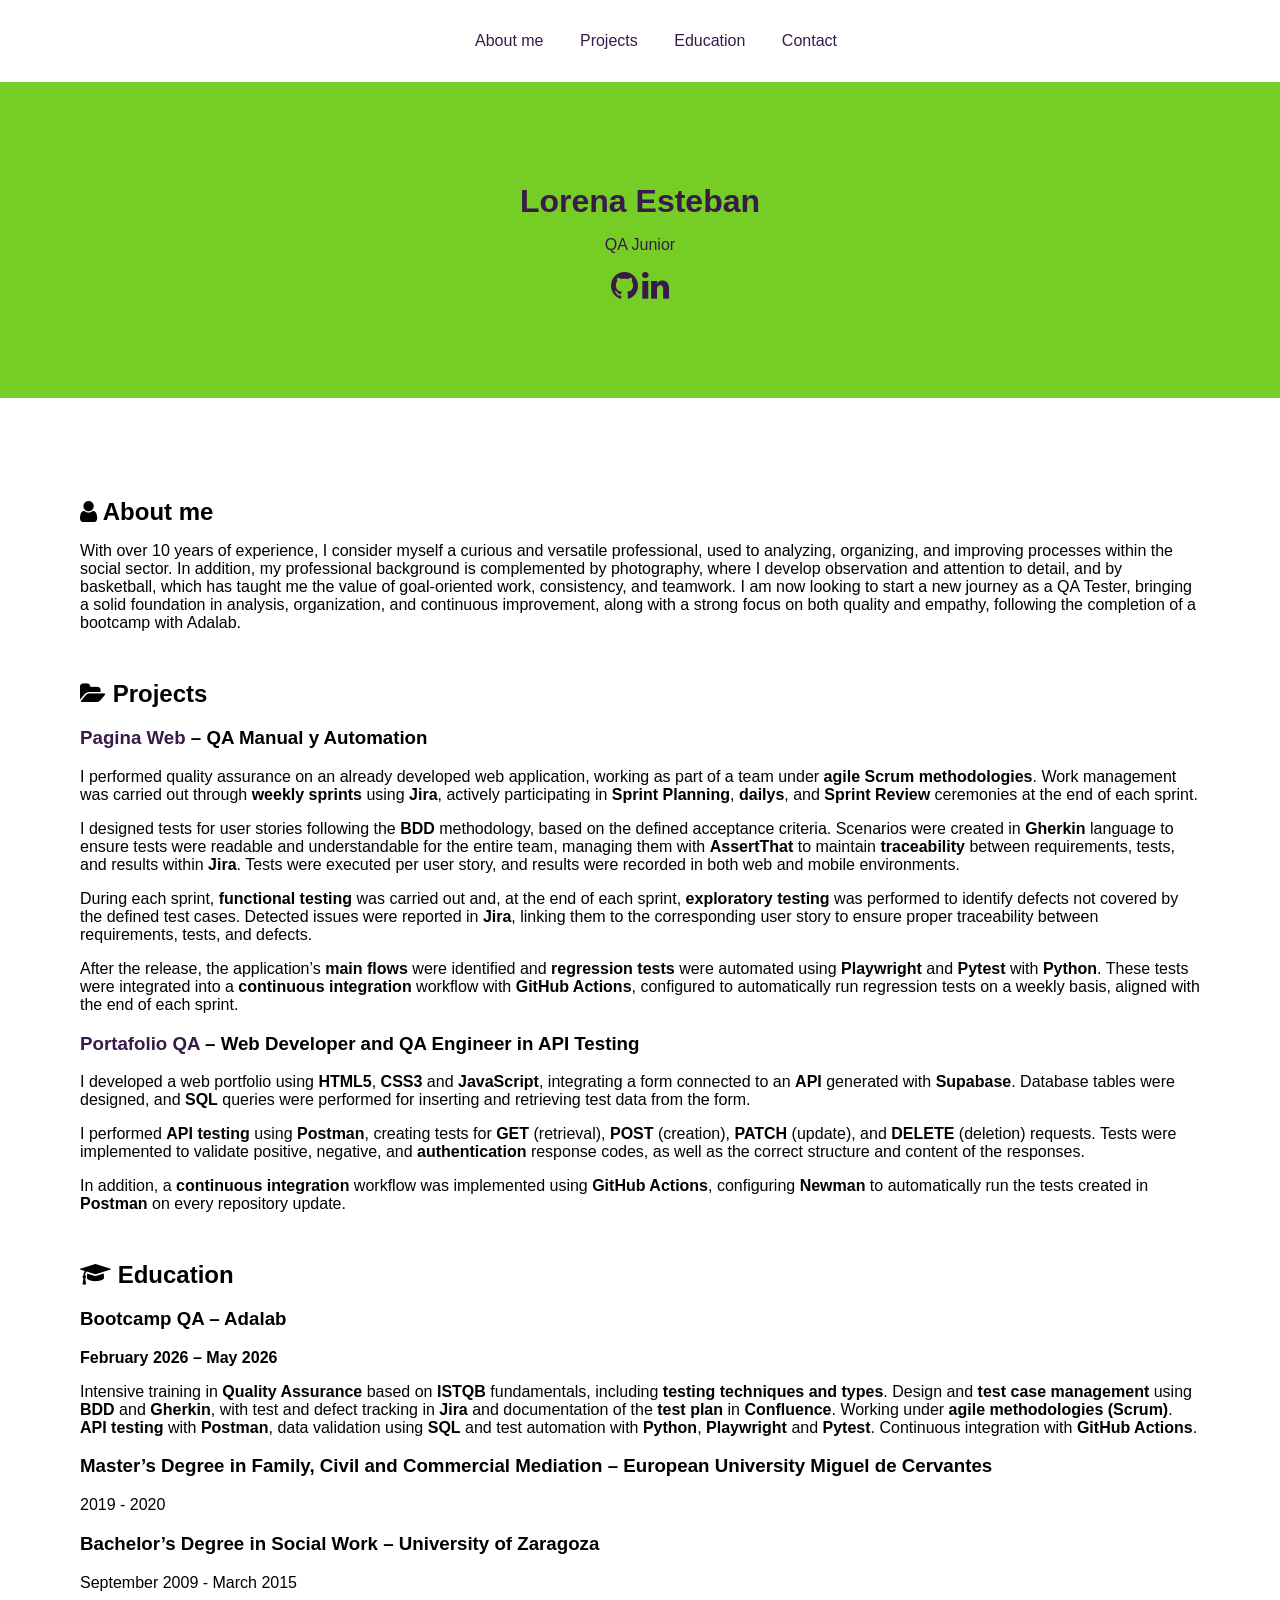
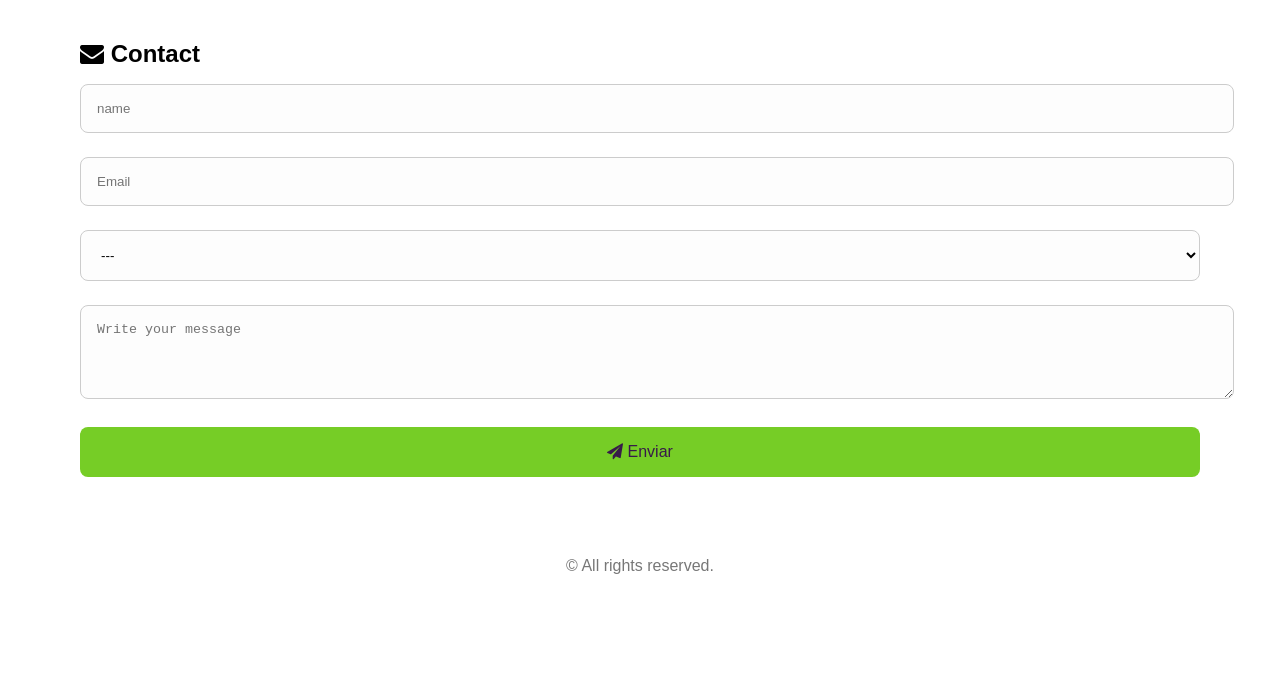
<file: index.html>
<!DOCTYPE html>
<html lang="es">

<head>
  <meta charset="UTF-8" />
  <meta name="viewport" content="width=device-width, initial-scale=1.0" />
  <meta name="description" content="Portfolio Lorena Esteban QA" />
  <meta name="author" content="Lorena Esteban" />
  <title>Lorena Esteban - Portfolio</title>
  <link href="style.css" rel="stylesheet" />
  <!-- Importar Font Awesome para los iconos -->
  <link rel="stylesheet" href="https://cdnjs.cloudflare.com/ajax/libs/font-awesome/4.7.0/css/font-awesome.min.css" />
</head>

<body>
        <!-- Menú de navegación -->
  <nav>
      <ul>
        <li><a id="menusobremi" href="#aboutme">About me</a></li>
        <li><a id="menuproyectos" href="#projects">Projects</a></li>
        <li><a id="menueducacion" href="#education">Education</a></li>
        <li><a id="menucontacto" href="#contact">Contact</a></li>
      </ul>
    </nav>
  <header>
    <h1 id="minombre">Lorena Esteban</h1>
    <p id="titulo">QA Junior</p>
    <p>
      <a id="linkgithub" href="https://github.com/lmes4" title="GitHub"
        class="fa fa-github fa-2x" aria-label="GitHub"></a>
      <a id="linklinkedin" href="https://www.linkedin.com/in/lorsimarro/" title="LinkedIn"
        class="fa fa-linkedin fa-2x" aria-label="LinkedIn"></a>
    </p>
  </header>
  <main>
    <section id="aboutme">
      <h2 id="titulosobremi">
        <i class="fa fa-user"></i> About me
      </h2>
<p>
  With over 10 years of experience, I consider myself a curious and versatile professional, used to analyzing, organizing, and improving processes within the social sector.
  
  In addition, my professional background is complemented by photography, where I develop observation and attention to detail, and by basketball, which has taught me the value of goal-oriented work, consistency, and teamwork.
  
  I am now looking to start a new journey as a QA Tester, bringing a solid foundation in analysis, organization, and continuous improvement, along with a strong focus on both quality and empathy, following the completion of a bootcamp with Adalab.
</p>

    </section>

    <section id="projects">
      <h2 id="tituloproyectos">
        <i class="fa fa-folder-open"></i> Projects
      </h2>

      <h3>
        <a id="linkproyectoapi" href="https://adalabequipo4.atlassian.net/wiki/spaces/E4QA/pages/229377/Plan+de+pruebas+-+Vida+verde" target="_blank">Pagina Web</a>
        – QA Manual y Automation
      </h3>
      <p>
  I performed quality assurance on an already developed web application, working as part of a team under
  <strong>agile Scrum methodologies</strong>. Work management was carried out through
  <strong>weekly sprints</strong> using <strong>Jira</strong>, actively participating in <strong>Sprint
  Planning</strong>, <strong>dailys</strong>, and <strong>Sprint Review</strong> ceremonies at the end
  of each sprint.
      </p>
</p>

<p>
  I designed tests for user stories following the <strong>BDD</strong> methodology, based on the defined acceptance criteria. Scenarios were created in <strong>Gherkin</strong> language to ensure tests were
  readable and understandable for the entire team, managing them with <strong>AssertThat</strong> to
  maintain <strong>traceability</strong> between requirements, tests, and results within
  <strong>Jira</strong>. Tests were executed per user story, and results were recorded in both web and
  mobile environments.
</p>

<p>
  During each sprint, <strong>functional testing</strong> was carried out and, at the end of each sprint,
 <strong>exploratory testing</strong> was performed to identify defects not covered by the defined test
  cases. Detected issues were reported in <strong>Jira</strong>, linking them to the corresponding user
  story to ensure proper traceability between requirements, tests, and defects.
</p>

<p>
  After the release, the application’s <strong>main flows</strong> were identified and <strong>regression
  tests</strong> were automated using <strong>Playwright</strong> and <strong>Pytest</strong> with
  <strong>Python</strong>. These tests were integrated into a <strong>continuous integration</strong>
 workflow with <strong>GitHub Actions</strong>, configured to automatically run regression tests on a
 weekly basis, aligned with the end of each sprint.
</p>
      <h3>
        <a id="linkproyectoportafolio" href="https://github.com/lmes4/Portafolio-QA">Portafolio QA</a>
        – Web Developer and QA Engineer in API Testing
      </h3>
     <p>
  I developed a web portfolio using <strong>HTML5</strong>, <strong>CSS3</strong> and
  <strong>JavaScript</strong>, integrating a form connected to an <strong>API</strong> generated with
  <strong>Supabase</strong>. Database tables were designed, and <strong>SQL</strong> queries were
  performed for inserting and retrieving test data from the form.
    </p>
</p>

<p>
  I performed <strong>API testing</strong> using <strong>Postman</strong>, creating tests for
  <strong>GET</strong> (retrieval), <strong>POST</strong> (creation), <strong>PATCH</strong> (update),
  and <strong>DELETE</strong> (deletion) requests. Tests were implemented to validate positive, negative,
  and <strong>authentication</strong> response codes, as well as the correct structure and content of the
  responses.
</p>

<p>
  In addition, a <strong>continuous integration</strong> workflow was implemented using <strong>GitHub
  Actions</strong>, configuring <strong>Newman</strong> to automatically run the tests created in
  <strong>Postman</strong> on every repository update.
</p>
      
    </section>

    <section id="education">
      <h2 id="tituloeducacion">
        <i class="fa fa-graduation-cap"></i> Education
      </h2>

      <h3>Bootcamp QA – Adalab</h3>
<p><strong>February 2026 – May 2026</strong></p>
<p>
  Intensive training in <strong>Quality Assurance</strong> based on <strong>ISTQB</strong> fundamentals, including <strong>testing techniques and types</strong>. Design and <strong>test case management</strong> using <strong>BDD</strong> and <strong>Gherkin</strong>, with test and defect tracking in <strong>Jira</strong> and documentation of the <strong>test plan</strong> in <strong>Confluence</strong>. Working under <strong>agile methodologies (Scrum)</strong>. <strong>API testing</strong> with <strong>Postman</strong>, data validation using <strong>SQL</strong> and test automation with <strong>Python</strong>, <strong>Playwright</strong> and <strong>Pytest</strong>. Continuous integration with <strong>GitHub Actions</strong>.
</p>


      <h3>Master’s Degree in Family, Civil and Commercial Mediation – European University Miguel de Cervantes</h3>
      <p>2019 - 2020</p>

         <h3>Bachelor’s Degree in Social Work – University of Zaragoza</h3>
      <p>September 2009 - March 2015</p>
    </section>

<section id="contact">
  <h2 id="titulocontacto">
    <i class="fa fa-envelope"></i> Contact
  </h2>
  <form id="contactForm" onsubmit="return enviarFormulario(event)">
    <input id="name" type="text" placeholder="name" />
    <input id="email" type="email" placeholder="Email"required
    />
    <select id="subject" required>
      <option value="">---</option>
      <option value="info">Information</option>
      <option value="job">Job Offer</option>
      <option value="other">Other</option>
    </select>
    <textarea 
      id="message" rows="4" placeholder="Write your message" required maxlength="500"
    ></textarea>
    <button id="send" type="submit">
      <i class="fa fa-paper-plane"></i> Enviar
    </button>
  </form>

  <p id="formMessage"></p>
</section>


  <footer>
    <p>&copy; All rights reserved.</p>
  </footer>
</body>
<script src="script.js" defer></script>
</html>
</file>
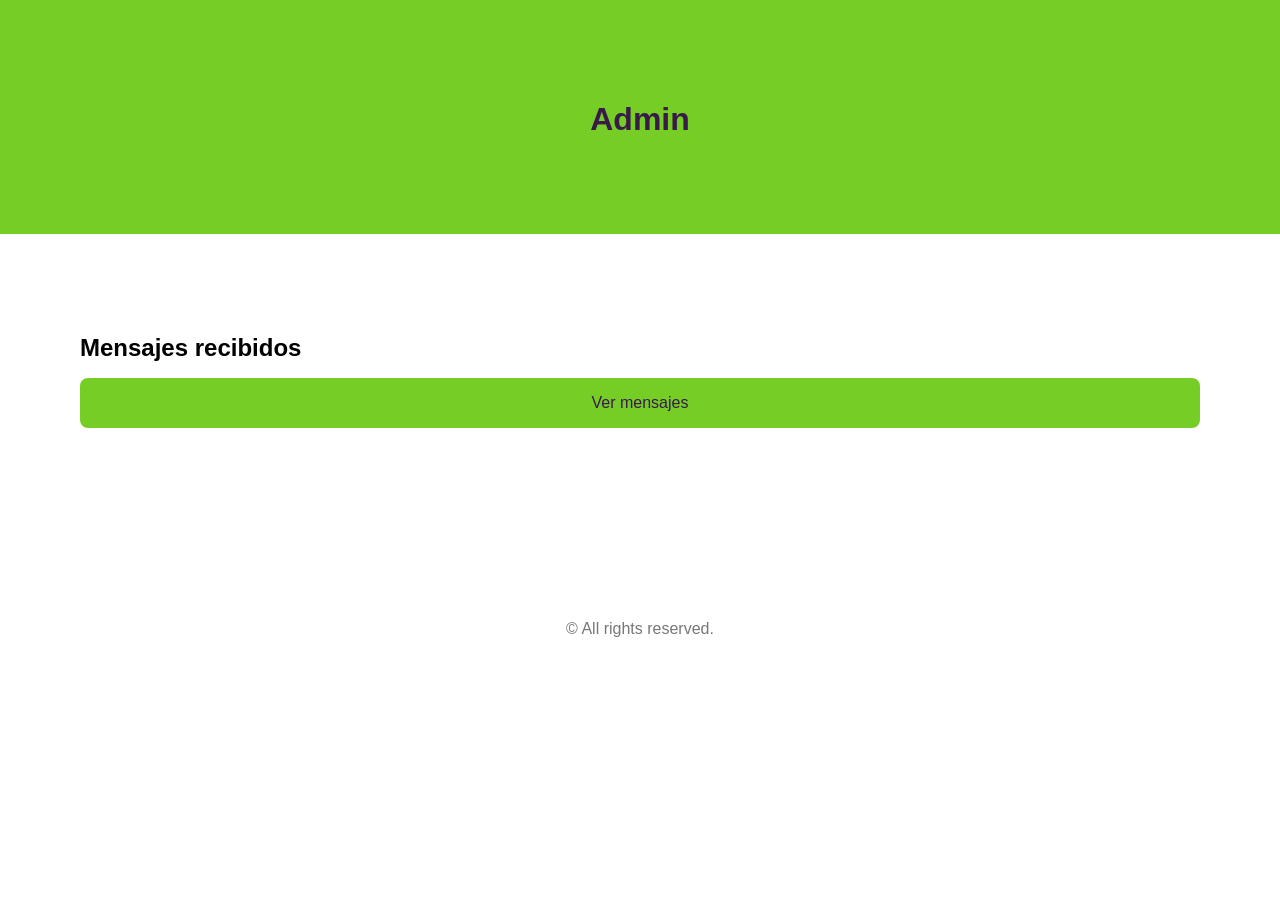
<file: admin.html>
<!DOCTYPE html>
<html lang="es">
<head>
  <meta charset="UTF-8">
  <title>Admin - Mensajes</title>
  <link rel="stylesheet" href="style.css">
</head>
<body>

<header>
  <h1>Admin</h1>
</header>

<main>
  <section id="admin">
    <h2>Mensajes recibidos</h2>
    <button id="verMensajes" onclick="mostrarDatos()">Ver mensajes</button>

    <table id="formsTable">

    </table>

    <p id="status"></p>
  </section>
</main>

<footer>
    <p>&copy; All rights reserved.</p>
</footer>

<script src="script.js"></script>

</body>
</html>
</file>
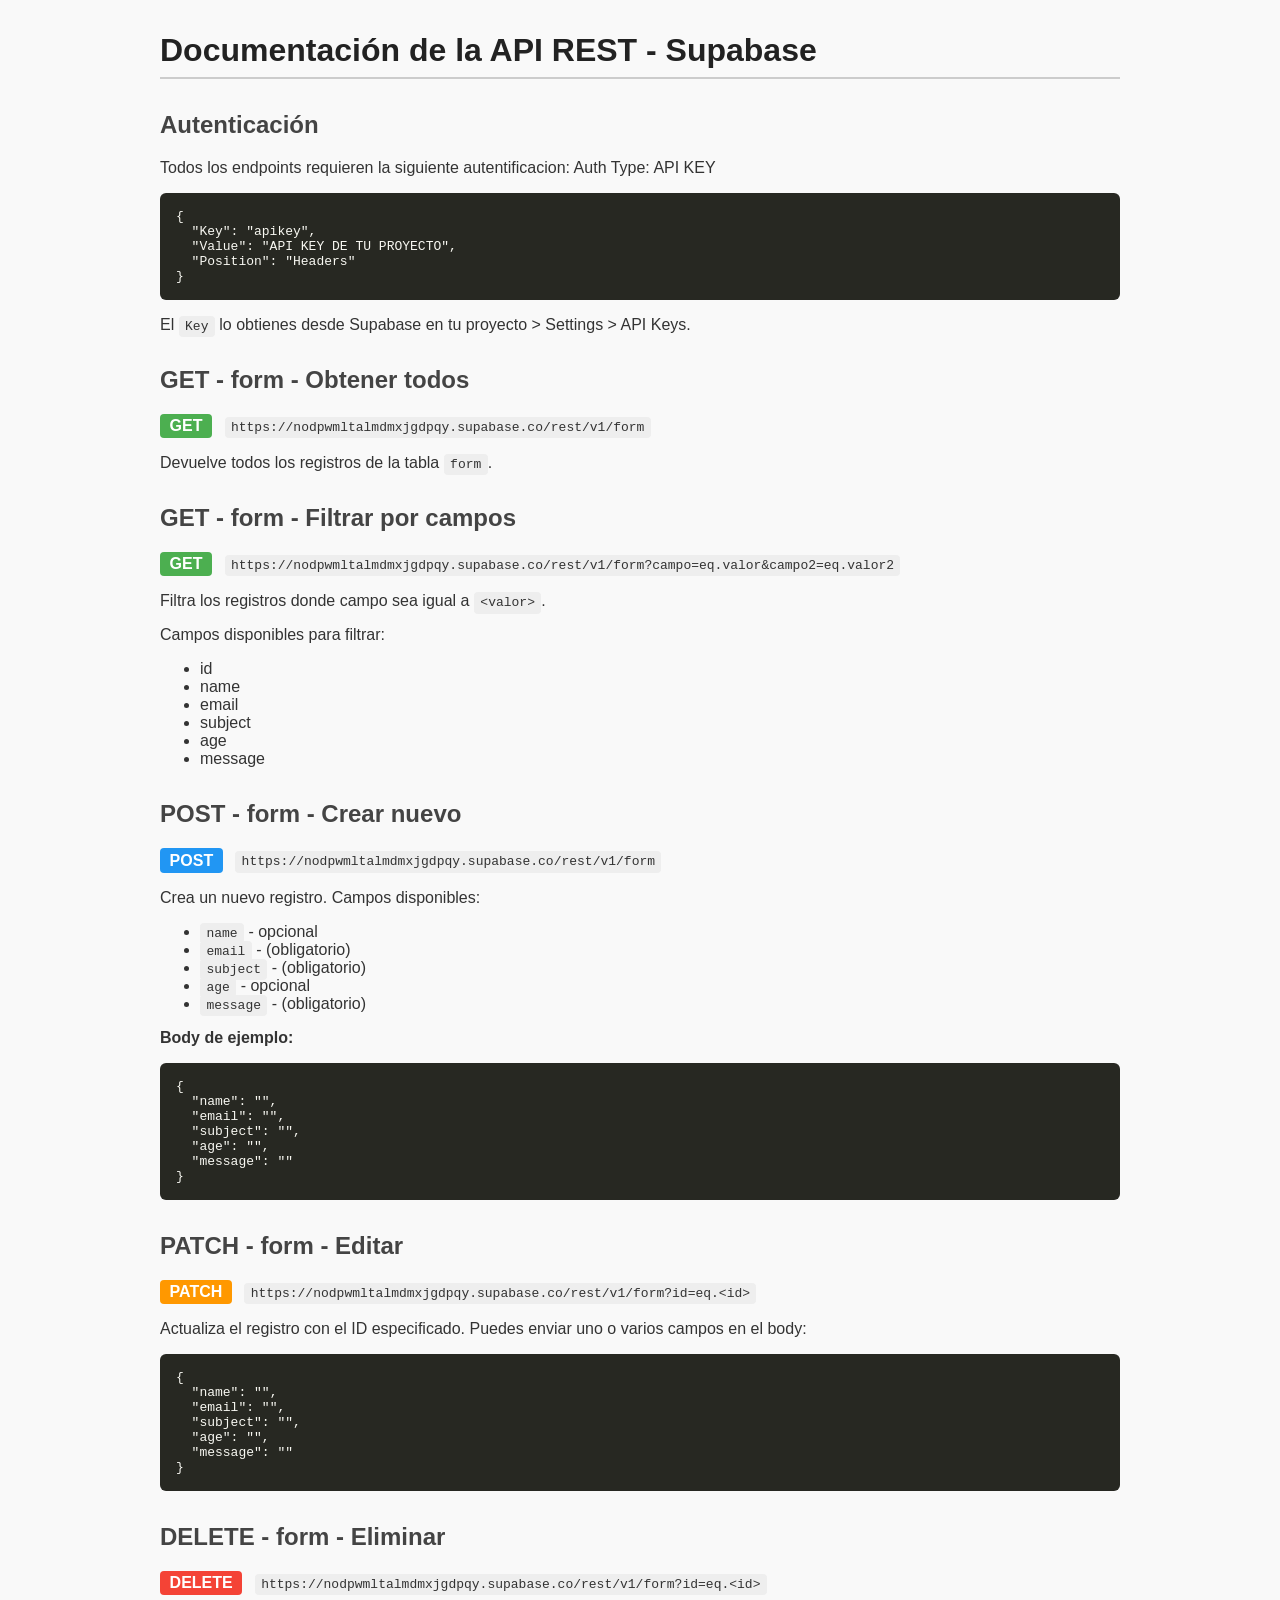
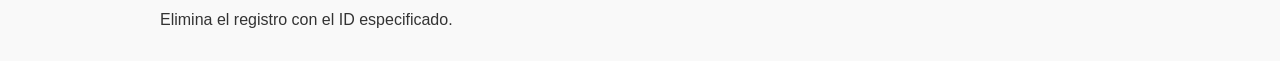
<file: APIDOC.html>
<!DOCTYPE html>
<!-- saved from url=(0067)https://bootcamp-qa.github.io/ReportGenerator/documentacionapi.html -->
<html lang="es"><head><meta http-equiv="Content-Type" content="text/html; charset=UTF-8">
  
  <title>Documentación API Supabase</title>
  <style>
    body {
      font-family: 'Segoe UI', sans-serif;
      margin: 2rem auto;
      max-width: 960px;
      background: #f9f9f9;
      color: #333;
    }
    h1 { color: #222; border-bottom: 2px solid #ccc; padding-bottom: 0.5rem; }
    h2 { margin-top: 2rem; color: #444; }
    code { background: #eee; padding: 0.2rem 0.4rem; border-radius: 4px; }
    pre {
      background: #272822;
      color: #f8f8f2;
      padding: 1rem;
      border-radius: 6px;
      overflow-x: auto;
    }
    .method {
      display: inline-block;
      font-weight: bold;
      padding: 0.2rem 0.6rem;
      border-radius: 4px;
      margin-right: 0.5rem;
      color: white;
    }
    .GET { background: #4caf50; }
    .POST { background: #2196f3; }
    .PATCH { background: #ff9800; }
    .DELETE { background: #f44336; }

    label {
      display: block;
      margin-top: 1rem;
      font-weight: bold;
    }
    input[type=text] {
      width: 100%;
      padding: 0.5rem;
      font-size: 1rem;
      margin-top: 0.3rem;
      box-sizing: border-box;
    }
    button {
      margin-top: 1.5rem;
      padding: 0.6rem 1rem;
      font-size: 1rem;
      cursor: pointer;
    }
  </style>
</head>
<body>

<h1>Documentación de la API REST - Supabase</h1>

<form id="form" onsubmit="return false;" style="display: none;">
  <label for="tableName">Nombre de la tabla:</label>
  <input type="text" id="tableName" placeholder="clientes" required="">

  <label for="columns">Columnas (separadas por coma, * indica obligatorio):</label>
  <input type="text" id="columns" placeholder="nombre, telefono*, correo*" required="">

  <label for="baseUrl">Base URL:</label>
  <input type="text" id="baseUrl" placeholder="https://proyecto.supabase.co" required="">

  <button onclick="generate()">GENERAR DOCUMENTACION API</button>
</form>

<!-- Aquí pondremos la documentación generada -->
<div id="docs" style="margin-top:2rem;">
        <h2>Autenticación</h2>
    <p>Todos los endpoints requieren la siguiente autentificacion: Auth Type: API KEY</p>
    <pre>{
  "Key": "apikey",
  "Value": "API KEY DE TU PROYECTO",
  "Position": "Headers"
}</pre>
    <p>El <code>Key</code> lo obtienes desde Supabase en tu proyecto &gt; Settings &gt; API Keys.</p>
  
    <h2>GET - form - Obtener todos </h2>
    <p><span class="method GET">GET</span> <code>https://nodpwmltalmdmxjgdpqy.supabase.co/rest/v1/form</code></p>
    <p>Devuelve todos los registros de la tabla <code>form</code>.</p>

    <h2>GET - form - Filtrar por campos</h2>
    <p><span class="method GET">GET</span> <code>https://nodpwmltalmdmxjgdpqy.supabase.co/rest/v1/form?campo=eq.valor&amp;campo2=eq.valor2</code></p>
    <p>Filtra los registros donde campo sea igual a <code>&lt;valor&gt;</code>.</p>
    <p>Campos disponibles para filtrar:</p>
    <ul>
      <li>id</li><li>name</li><li>email</li><li>subject</li><li>age</li><li>message</li>
    </ul>

    <h2>POST - form - Crear nuevo</h2>
    <p><span class="method POST">POST</span> <code>https://nodpwmltalmdmxjgdpqy.supabase.co/rest/v1/form</code></p>
    <p>Crea un nuevo registro. Campos disponibles:</p>
    <ul>
      <li><code>name</code> - opcional</li><li><code>email</code> -  (obligatorio)</li><li><code>subject</code> -  (obligatorio)</li><li><code>age</code> - opcional</li><li><code>message</code> -  (obligatorio)</li>
    </ul>
    <p><strong>Body de ejemplo:</strong></p>
    <pre>{
  "name": "",
  "email": "",
  "subject": "",
  "age": "",
  "message": ""
}</pre>

    <h2>PATCH - form - Editar </h2>
    <p><span class="method PATCH">PATCH</span> <code>https://nodpwmltalmdmxjgdpqy.supabase.co/rest/v1/form?id=eq.&lt;id&gt;</code></p>
    <p>Actualiza el registro con el ID especificado. Puedes enviar uno o varios campos en el body:</p>
    <pre>{
  "name": "<nuevo string="">",
  "email": "<nuevo string="">",
  "subject": "<nuevo string="">",
  "age": "<nuevo string="">",
  "message": "<nuevo string="">"
}</nuevo></nuevo></nuevo></nuevo></nuevo></pre>

    <h2>DELETE - form - Eliminar </h2>
    <p><span class="method DELETE">DELETE</span> <code>https://nodpwmltalmdmxjgdpqy.supabase.co/rest/v1/form?id=eq.&lt;id&gt;</code></p>
    <p>Elimina el registro con el ID especificado.</p>


  </div>

<script>
function generate() {
  let tableName = document.getElementById('tableName').value.trim() || 'clientes';
  const columnsRaw = document.getElementById('columns').value.trim();
  const baseUrlRaw = document.getElementById('baseUrl').value.trim() || 'https://<TU_PROYECTO>.supabase.co';

  // Procesar columnas
  const colsArr = columnsRaw.split(',').map(c => c.trim()).filter(c => c.length > 0);

  const columns = colsArr.map(col => {
    let required = false;
    let name = col;
    if (col.endsWith('*')) {
      required = true;
      name = col.slice(0, -1).trim();
    }
    return { name, type: "string", required };
  });

  const baseUrl = `${baseUrlRaw}/rest/v1/${tableName}`;

  function generatePostBody() {
    const obj = {};
    columns.forEach(col => {
      if (col.name !== "id") {
        obj[col.name] = "";
      }
    });
    return JSON.stringify(obj, null, 2);
  }

  function generatePatchBody() {
    const obj = {};
    columns.forEach(col => {
      if (col.name !== "id") {
        obj[col.name] = `<nuevo ${col.type}>`;
      }
    });
    return JSON.stringify(obj, null, 2);
  }

  // Construir el HTML para la documentación
  let html = `
        <h2>Autenticación</h2>
    <p>Todos los endpoints requieren la siguiente autentificacion: Auth Type: API KEY</p>
    <pre>{
  "Key": "apikey",
  "Value": "API KEY DE TU PROYECTO",
  "Position": "Headers"
}</pre>
    <p>El <code>Key</code> lo obtienes desde Supabase en tu proyecto &gt; Settings &gt; API Keys.</p>
  
    <h2>GET - ${tableName} - Obtener todos </h2>
    <p><span class="method GET">GET</span> <code>${baseUrl}</code></p>
    <p>Devuelve todos los registros de la tabla <code>${tableName}</code>.</p>

    <h2>GET - ${tableName} - Filtrar por campos</h2>
    <p><span class="method GET">GET</span> <code>${baseUrl}?campo=eq.valor&campo2=eq.valor2</code></p>
    <p>Filtra los registros donde campo sea igual a <code>&lt;valor&gt;</code>.</p>
    <p>Campos disponibles para filtrar:</p>
    <ul>
      ${columns.map(col => `<li>${col.name}</li>`).join('')}
    </ul>

    <h2>POST - ${tableName} - Crear nuevo</h2>
    <p><span class="method POST">POST</span> <code>${baseUrl}</code></p>
    <p>Crea un nuevo registro. Campos disponibles:</p>
    <ul>
      ${columns.filter(c => c.name !== 'id').map(col => `<li><code>${col.name}</code> - ${col.required ? " (obligatorio)" : "opcional"}</li>`).join('')}
    </ul>
    <p><strong>Body de ejemplo:</strong></p>
    <pre>${generatePostBody()}</pre>

    <h2>PATCH - ${tableName} - Editar </h2>
    <p><span class="method PATCH">PATCH</span> <code>${baseUrl}?id=eq.&lt;id&gt;</code></p>
    <p>Actualiza el registro con el ID especificado. Puedes enviar uno o varios campos en el body:</p>
    <pre>${generatePatchBody()}</pre>

    <h2>DELETE - ${tableName} - Eliminar </h2>
    <p><span class="method DELETE">DELETE</span> <code>${baseUrl}?id=eq.&lt;id&gt;</code></p>
    <p>Elimina el registro con el ID especificado.</p>


  `;

  document.getElementById('docs').innerHTML = html;
   document.getElementById('form').style.display = 'none';
  
}


</script>




</body></html>
</file>
<file: style.css>
body {
  font-family: Verdana, Tahoma, sans-serif;
  font-size: 1rem;
  color: rgb(0, 0, 0);
  margin: 0;
}

header {
  background-color: rgb(118, 205, 38);
  color: rgb(56, 27, 73);
  padding: 5rem;
  text-align: center;
}

main {
  padding: 5rem;
  text-align: left;
}

nav {
  text-align: center;
  width:100%;
  padding: 1rem;
}

nav ul {
  padding: 0;
  margin: 0;
    background-color: white;
  
}

nav ul li {
  display: inline-block;
  margin: 0rem;
  font-size: 1rem;
  padding: 1rem;
  border-radius: 0.5rem ;

}
/* Menú vertical en móvil */
@media (max-width: 768px) {
  nav ul li {
    display: block;
    margin: 0.8rem 0;
  }
}

h1 {
  font-size: 2rem;
  margin-bottom: 1rem;
}

p {
  font-size: 1rem;
  margin-bottom: 1rem;
}

a {
  color: rgb(56, 27, 73);
  text-decoration: none;
}

a:hover {
  text-decoration: underline;
}

section {
  margin-bottom: 3rem;
}

h2 {
  font-size: 1.5rem;
  margin-bottom: 1rem;
  color: rgb(0, 0, 0);
}

/* FORMULARIO */
form {
  width: 100%;
  font-size: 1rem;
}

input,
textarea,
select {
  width: 100%;
  padding: 1rem;
  margin-bottom: 1.5rem;
  border: 1px solid #ccc;
  border-radius: 0.5rem;
  background-color: #fdfdfd;
}

button {
  width: 100%;
  padding: 1rem;
  background-color: rgb(118, 205, 38);
  color: rgb(56, 27, 73);
  border: none;
  border-radius: 0.5rem;
  font-size: 1rem;
}

footer {
  margin-top: 2rem;
  padding: 1rem;
  font-size: 0.9rem;
  color: rgb(119, 119, 119);
  text-align: center;
}

table {
  width: 100%;
  border-collapse: collapse;
  table-layout: fixed; /* CLAVE */
  font-family: Verdana, Tahoma, sans-serif;
}

th, td {
  border: 1px solid #ddd;
  padding: 6px;
  font-size: 14px;
  word-wrap: break-word;
  overflow-wrap: break-word;
}

thead {
  background-color: #f4f4f4;
}

/* Móvil */
@media (max-width: 768px) {
  th, td {
    font-size: 12px;
    padding: 4px;
  }
}
</file>
